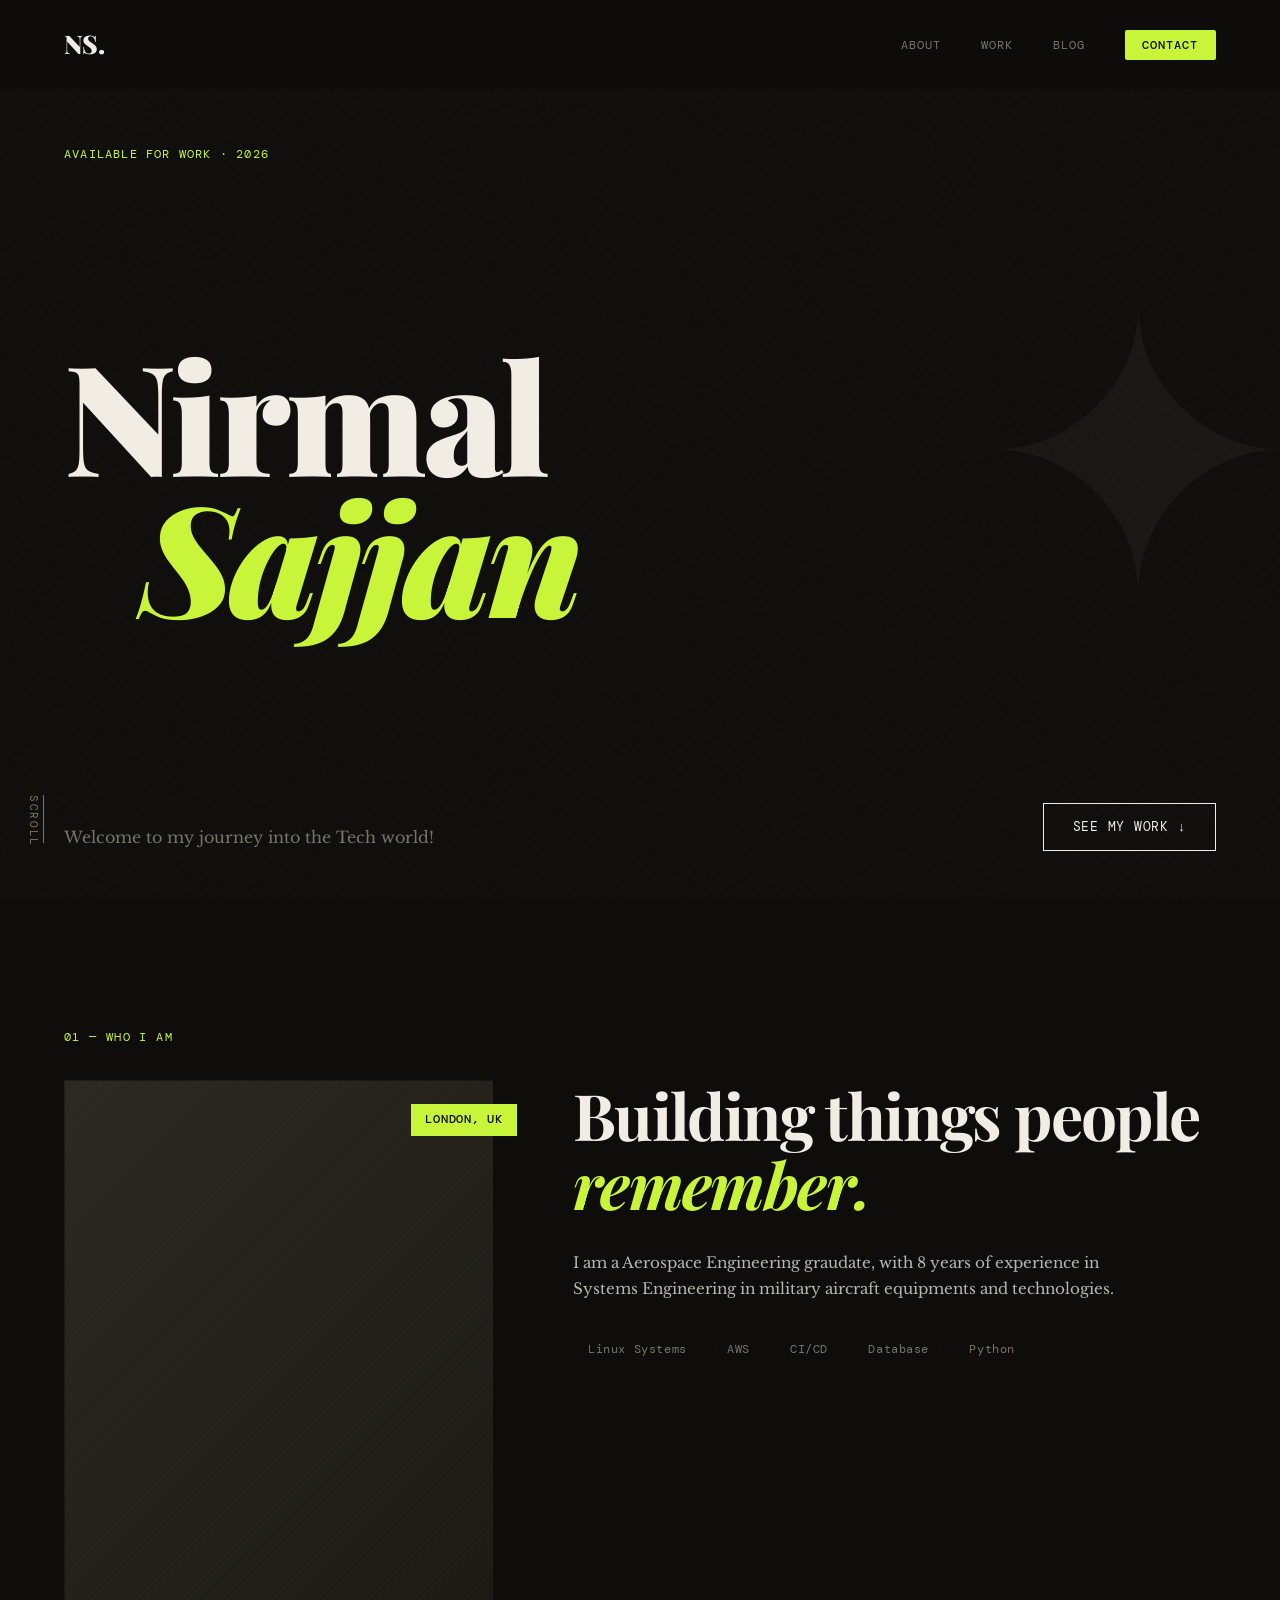
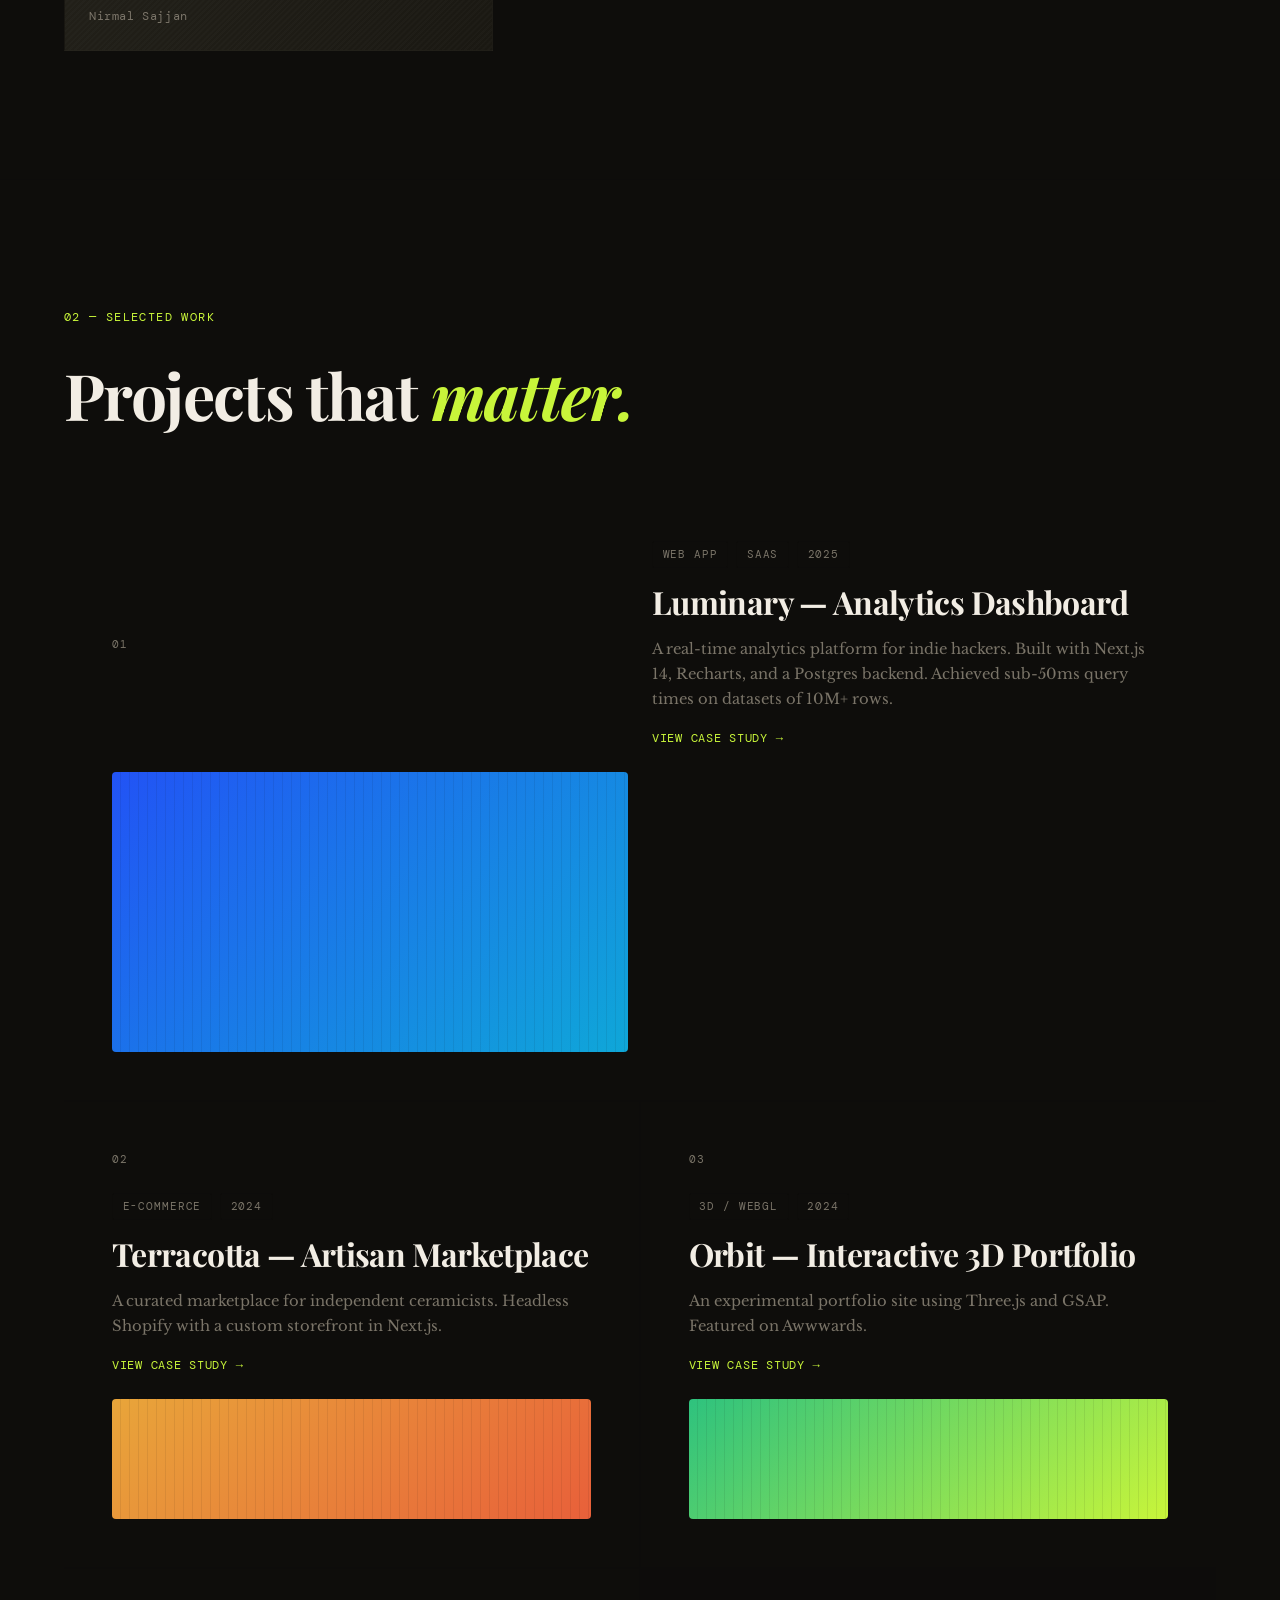
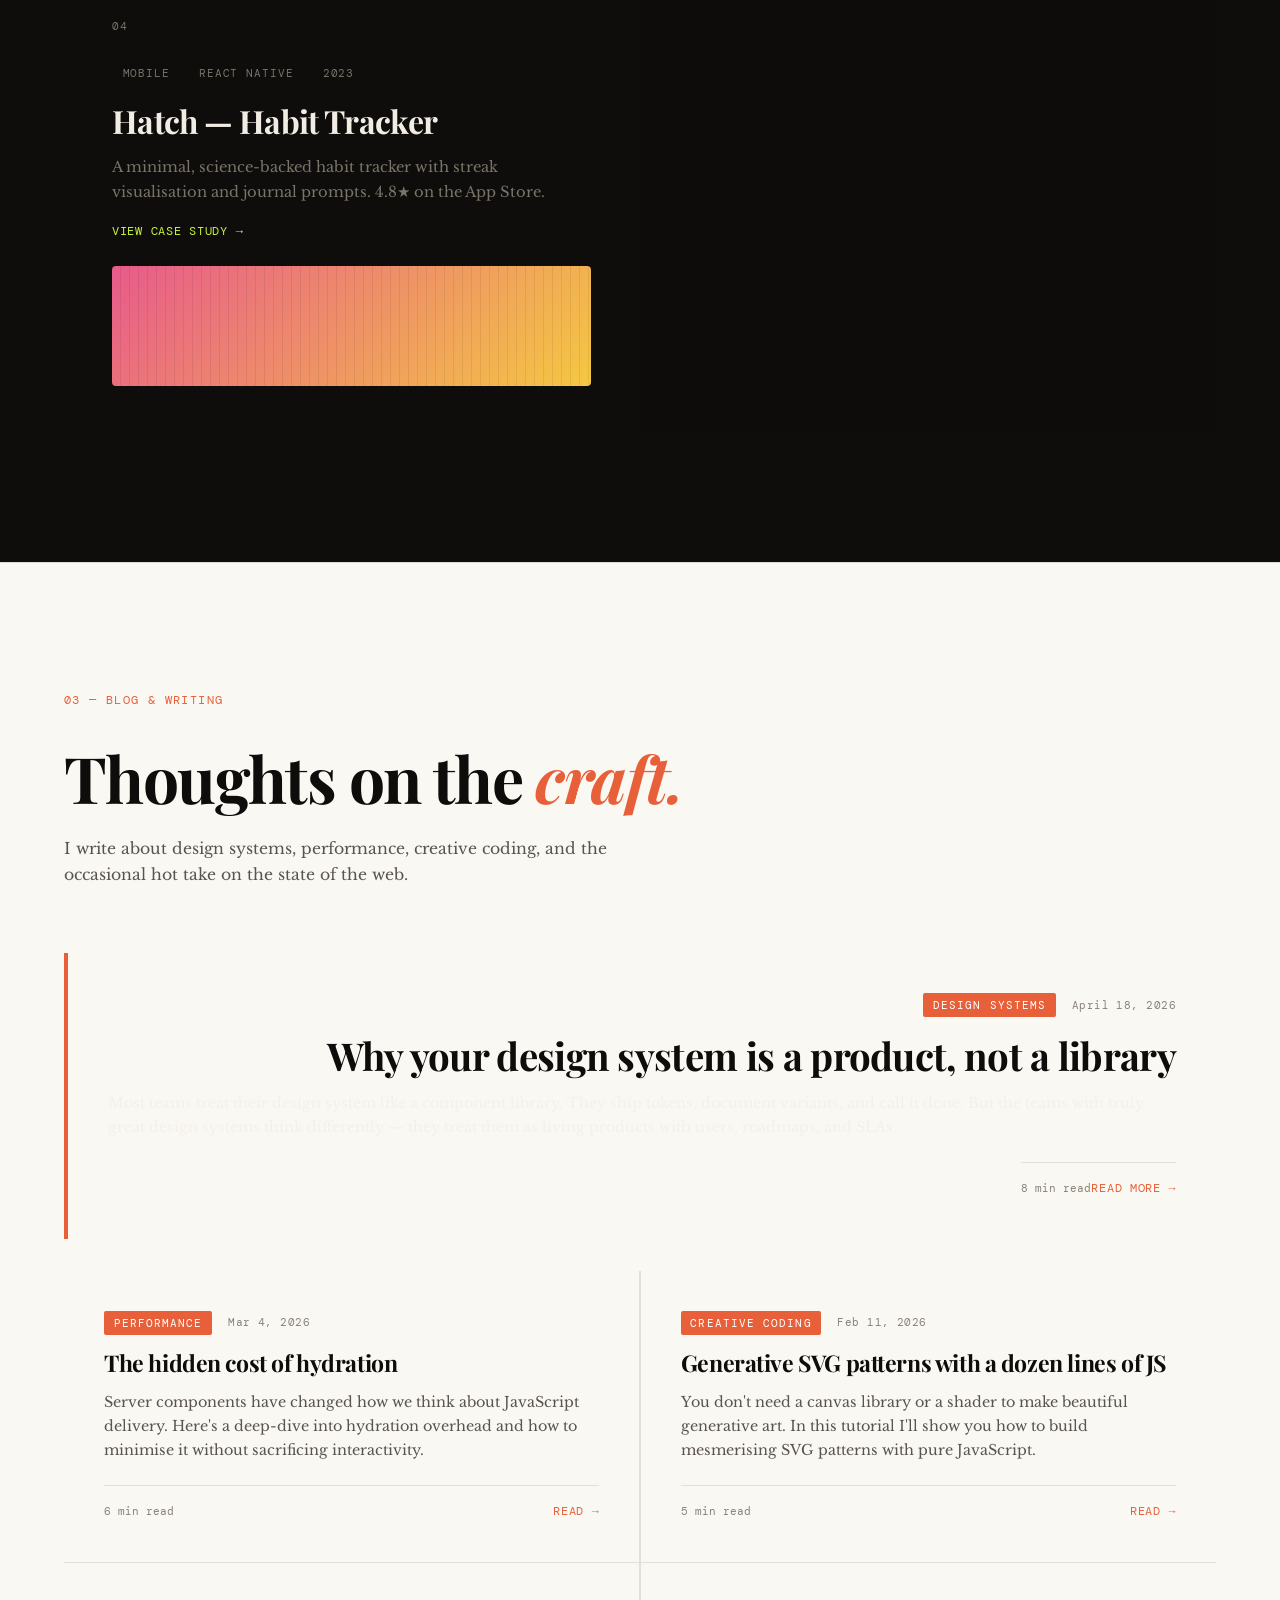
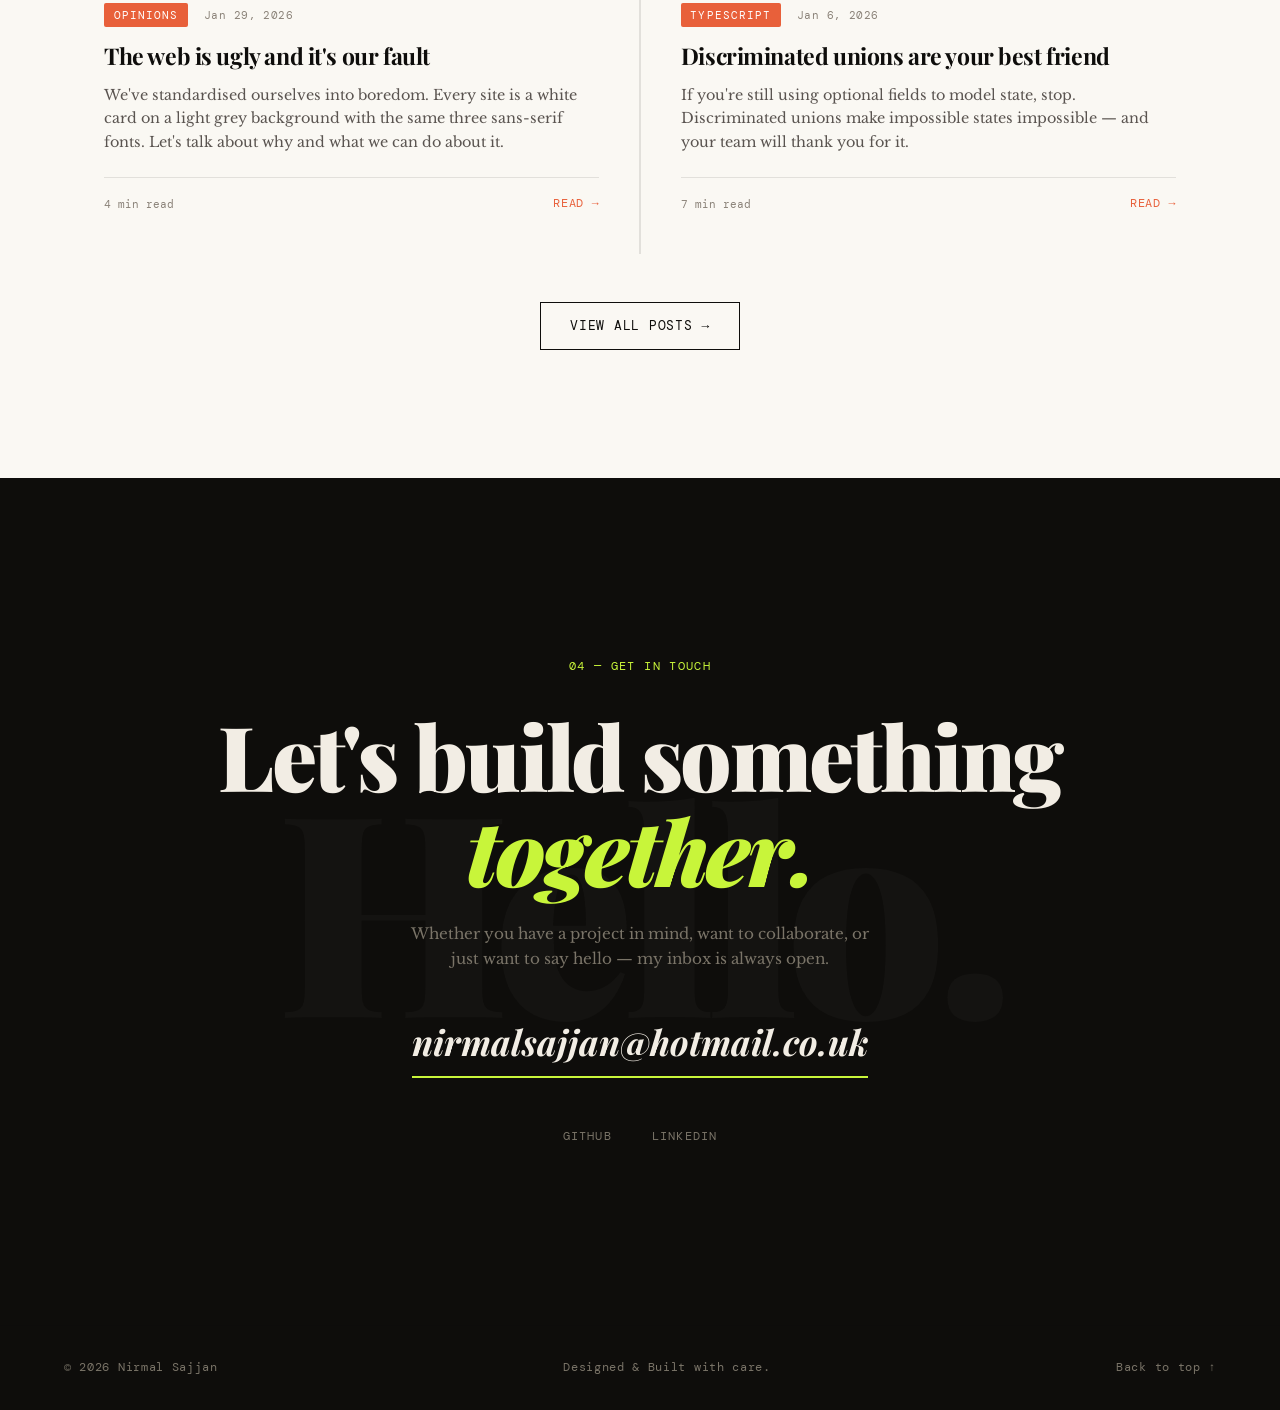
<file: index.html>
<!DOCTYPE html>
<html lang="en">
<head>
  <meta charset="UTF-8" />
  <meta name="viewport" content="width=device-width, initial-scale=1.0"/>
  <title>Nirmal Sajjan — Portfolio</title>
  <link rel="stylesheet" href="style.css" />
  <link rel="preconnect" href="https://fonts.googleapis.com">
  <link rel="preconnect" href="https://fonts.gstatic.com" crossorigin>
  <link href="https://fonts.googleapis.com/css2?family=Playfair+Display:ital,wght@0,400;0,700;0,900;1,400;1,700&family=DM+Mono:wght@300;400;500&family=Libre+Baskerville:ital@0;1&display=swap" rel="stylesheet">
</head>
<body>

  <!-- ─── NAV ─── -->
  <nav class="nav">
    <span class="nav-logo">NS.</span>
    <ul class="nav-links">
      <li><a href="#about">About</a></li>
      <li><a href="#work">Work</a></li>
      <li><a href="#blog">Blog</a></li>
      <li><a href="#contact" class="nav-cta">Contact</a></li>
    </ul>
  </nav>

  <!-- ─── HERO ─── -->
  <header class="hero" id="top">
    <div class="hero-tag">Available for work · 2026</div>
    <h1 class="hero-title">
      <span class="line">Nirmal</span>
      <span class="line italic">Sajjan</span>
    </h1>
    <div class="hero-sub">
      <p>Welcome to my journey into the Tech world!</p>
      <a href="#work" class="btn-outline">See my work ↓</a>
    </div>
    <div class="hero-scroll-label">scroll</div>
  </header>

  <!-- ─── ABOUT ─── -->
  <section class="about" id="about">
    <div class="about-label">01 — Who I Am</div>
    <div class="about-grid">
      <div class="about-img-wrap">
        <div class="about-img-placeholder">
          <span>Nirmal Sajjan</span>
        </div>
        <div class="about-tag-float">London, UK</div>
      </div>
      <div class="about-text">
        <h2 class="section-title">Building things people <em>remember.</em></h2>
        <p>I am a Aerospace Engineering graudate, with 8 years of experience in Systems Engineering in military aircraft equipments and technologies.</p>
        <p></p>
        <div class="skills-row">
          <div class="skill-chip">Linux Systems</div>
          <div class="skill-chip">AWS</div>
          <div class="skill-chip">CI/CD</div>
          <div class="skill-chip">Database</div>
          <div class="skill-chip">Python</div>
        </div>
      </div>
    </div>
  </section>

  <!-- ─── WORK ─── -->
  <section class="work" id="work">
    <div class="work-header">
      <div class="about-label">02 — Selected Work</div>
      <h2 class="section-title">Projects that <em>matter.</em></h2>
    </div>

    <div class="projects-grid">

      <article class="project-card project-card--large">
        <div class="project-number">01</div>
        <div class="project-content">
          <div class="project-tags">
            <span>Web App</span><span>SaaS</span><span>2025</span>
          </div>
          <h3>Luminary — Analytics Dashboard</h3>
          <p>A real-time analytics platform for indie hackers. Built with Next.js 14, Recharts, and a Postgres backend. Achieved sub-50ms query times on datasets of 10M+ rows.</p>
          <a href="#" class="project-link">View case study →</a>
        </div>
        <div class="project-visual project-visual--blue"></div>
      </article>

      <article class="project-card">
        <div class="project-number">02</div>
        <div class="project-content">
          <div class="project-tags">
            <span>E-commerce</span><span>2024</span>
          </div>
          <h3>Terracotta — Artisan Marketplace</h3>
          <p>A curated marketplace for independent ceramicists. Headless Shopify with a custom storefront in Next.js.</p>
          <a href="#" class="project-link">View case study →</a>
        </div>
        <div class="project-visual project-visual--amber"></div>
      </article>

      <article class="project-card">
        <div class="project-number">03</div>
        <div class="project-content">
          <div class="project-tags">
            <span>3D / WebGL</span><span>2024</span>
          </div>
          <h3>Orbit — Interactive 3D Portfolio</h3>
          <p>An experimental portfolio site using Three.js and GSAP. Featured on Awwwards.</p>
          <a href="#" class="project-link">View case study →</a>
        </div>
        <div class="project-visual project-visual--green"></div>
      </article>

      <article class="project-card">
        <div class="project-number">04</div>
        <div class="project-content">
          <div class="project-tags">
            <span>Mobile</span><span>React Native</span><span>2023</span>
          </div>
          <h3>Hatch — Habit Tracker</h3>
          <p>A minimal, science-backed habit tracker with streak visualisation and journal prompts. 4.8★ on the App Store.</p>
          <a href="#" class="project-link">View case study →</a>
        </div>
        <div class="project-visual project-visual--rose"></div>
      </article>

    </div>
  </section>

  <!-- ─── BLOG ─── -->
  <section class="blog" id="blog">
    <div class="blog-header">
      <div class="about-label">03 — Blog &amp; Writing</div>
      <h2 class="section-title">Thoughts on the <em>craft.</em></h2>
      <p class="blog-intro">I write about design systems, performance, creative coding, and the occasional hot take on the state of the web.</p>
    </div>

    <div class="blog-featured">
      <article class="blog-post blog-post--featured">
        <div class="blog-meta">
          <span class="blog-category">Design Systems</span>
          <span class="blog-date">April 18, 2026</span>
        </div>
        <h3 class="blog-title">Why your design system is a product, not a library</h3>
        <p class="blog-excerpt">Most teams treat their design system like a component library. They ship tokens, document variants, and call it done. But the teams with truly great design systems think differently — they treat them as living products with users, roadmaps, and SLAs.</p>
        <div class="blog-footer">
          <span class="read-time">8 min read</span>
          <a href="#" class="blog-link">Read more →</a>
        </div>
      </article>
    </div>

    <div class="blog-grid">

      <article class="blog-post">
        <div class="blog-meta">
          <span class="blog-category">Performance</span>
          <span class="blog-date">Mar 4, 2026</span>
        </div>
        <h3 class="blog-title">The hidden cost of hydration</h3>
        <p class="blog-excerpt">Server components have changed how we think about JavaScript delivery. Here's a deep-dive into hydration overhead and how to minimise it without sacrificing interactivity.</p>
        <div class="blog-footer">
          <span class="read-time">6 min read</span>
          <a href="#" class="blog-link">Read →</a>
        </div>
      </article>

      <article class="blog-post">
        <div class="blog-meta">
          <span class="blog-category">Creative Coding</span>
          <span class="blog-date">Feb 11, 2026</span>
        </div>
        <h3 class="blog-title">Generative SVG patterns with a dozen lines of JS</h3>
        <p class="blog-excerpt">You don't need a canvas library or a shader to make beautiful generative art. In this tutorial I'll show you how to build mesmerising SVG patterns with pure JavaScript.</p>
        <div class="blog-footer">
          <span class="read-time">5 min read</span>
          <a href="#" class="blog-link">Read →</a>
        </div>
      </article>

      <article class="blog-post">
        <div class="blog-meta">
          <span class="blog-category">Opinions</span>
          <span class="blog-date">Jan 29, 2026</span>
        </div>
        <h3 class="blog-title">The web is ugly and it's our fault</h3>
        <p class="blog-excerpt">We've standardised ourselves into boredom. Every site is a white card on a light grey background with the same three sans-serif fonts. Let's talk about why and what we can do about it.</p>
        <div class="blog-footer">
          <span class="read-time">4 min read</span>
          <a href="#" class="blog-link">Read →</a>
        </div>
      </article>

      <article class="blog-post">
        <div class="blog-meta">
          <span class="blog-category">TypeScript</span>
          <span class="blog-date">Jan 6, 2026</span>
        </div>
        <h3 class="blog-title">Discriminated unions are your best friend</h3>
        <p class="blog-excerpt">If you're still using optional fields to model state, stop. Discriminated unions make impossible states impossible — and your team will thank you for it.</p>
        <div class="blog-footer">
          <span class="read-time">7 min read</span>
          <a href="#" class="blog-link">Read →</a>
        </div>
      </article>

    </div>

    <div class="blog-cta-wrap">
      <a href="#" class="btn-outline">View all posts →</a>
    </div>
  </section>

  <!-- ─── CONTACT ─── -->
  <section class="contact" id="contact">
    <div class="contact-inner">
      <div class="about-label">04 — Get In Touch</div>
      <h2 class="contact-title">Let's build something <em>together.</em></h2>
      <p>Whether you have a project in mind, want to collaborate, or just want to say hello — my inbox is always open.</p>
      <a href="mailto:nirmalsajjan@hotmail.co.uk" class="contact-email">nirmalsajjan@hotmail.co.uk</a>
      <div class="contact-socials">
        <a href="https://github.com/ItsLamrin">GitHub</a>
        <a href="https://www.linkedin.com/in/nirmal-sajjan-909aa5106/">LinkedIn</a>
      </div>
    </div>
  </section>

  <!-- ─── FOOTER ─── -->
  <footer class="footer">
    <span>© 2026 Nirmal Sajjan</span>
    <span>Designed &amp; Built with care.</span>
    <a href="#top">Back to top ↑</a>
  </footer>

</body>
</html>
</file>
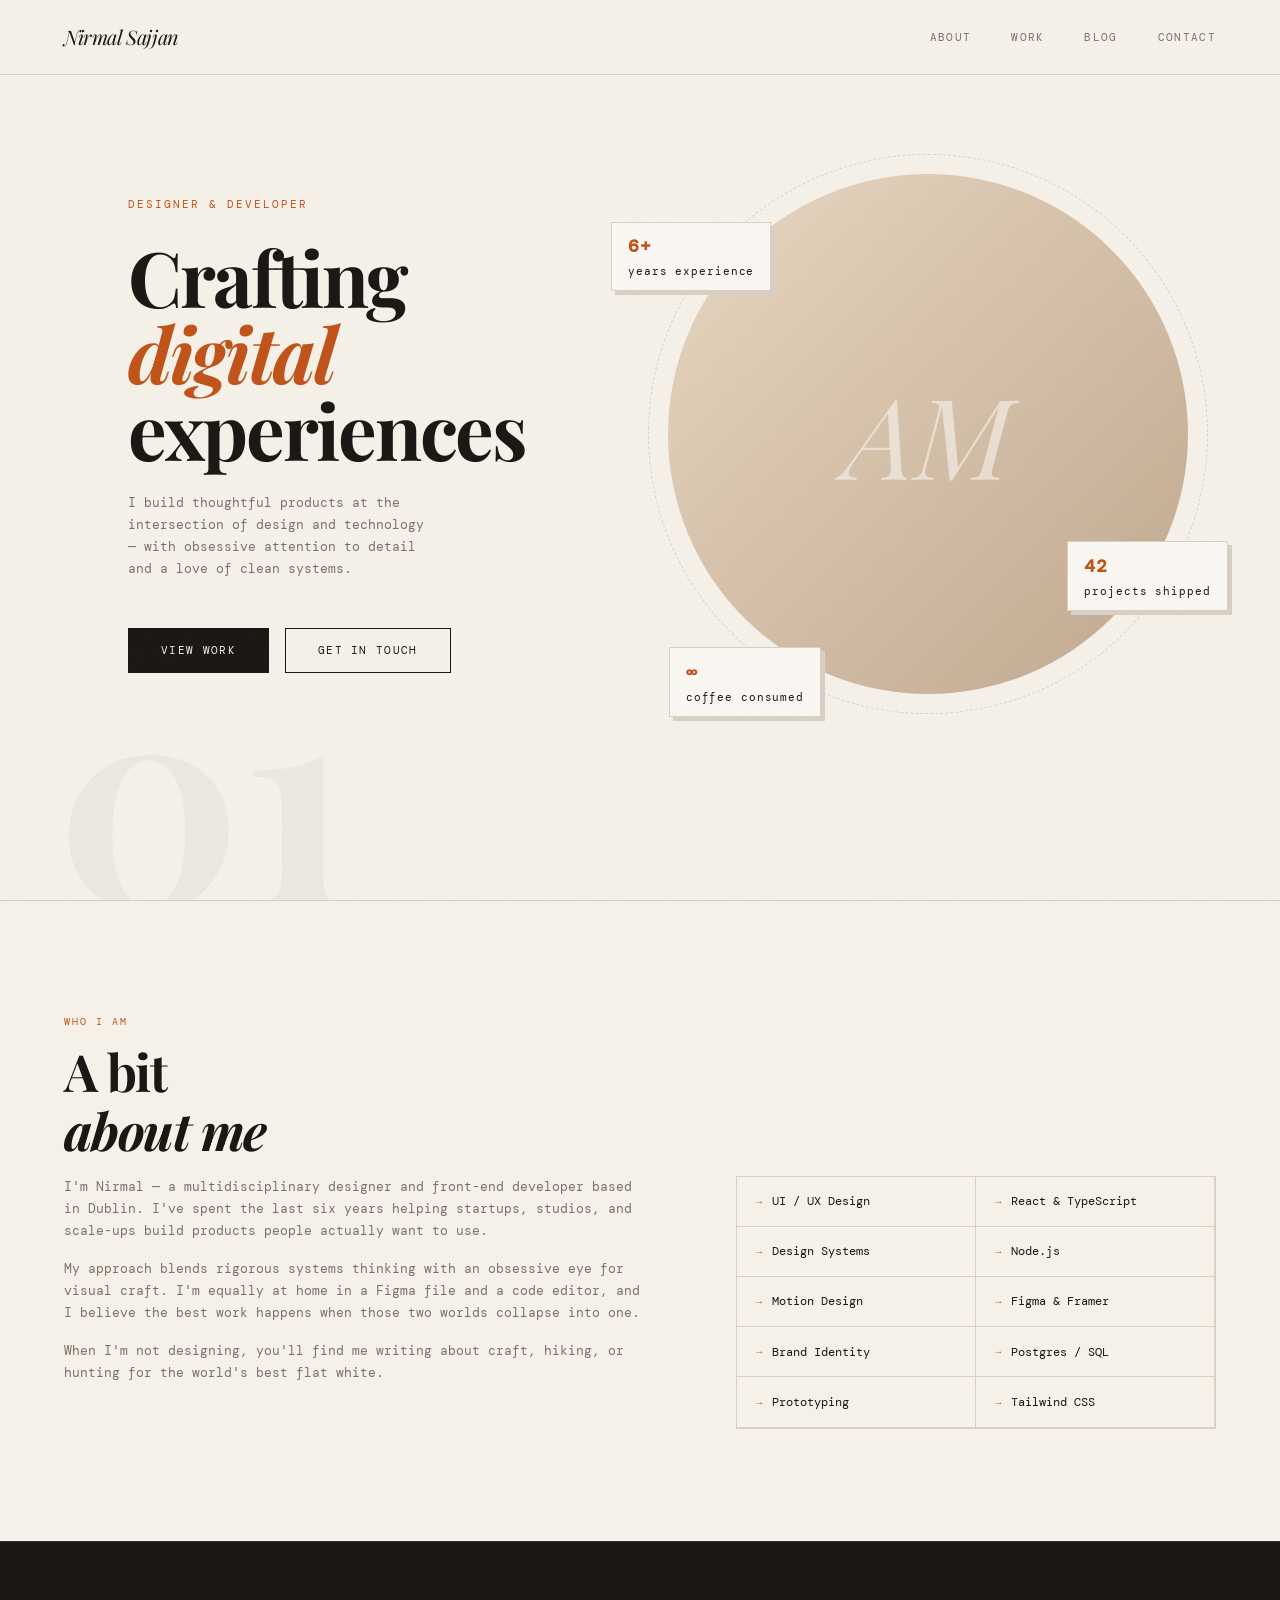
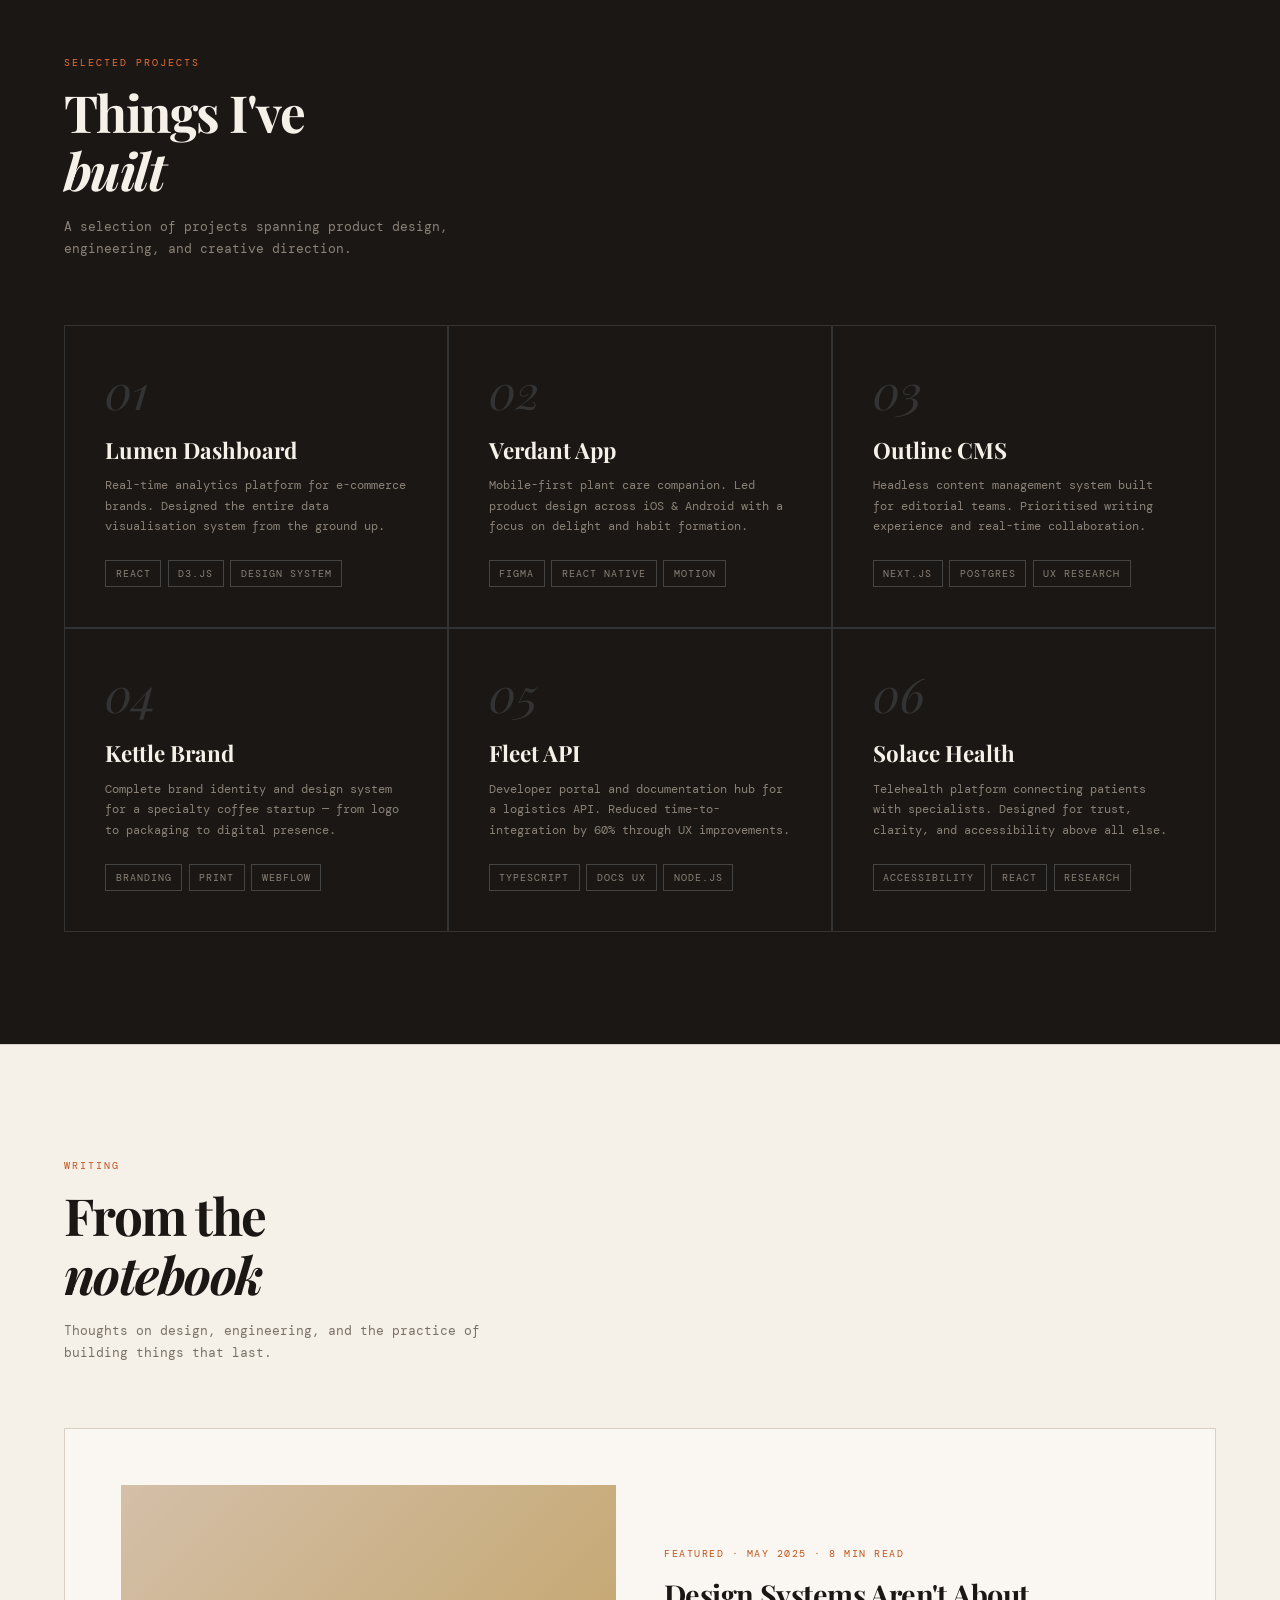
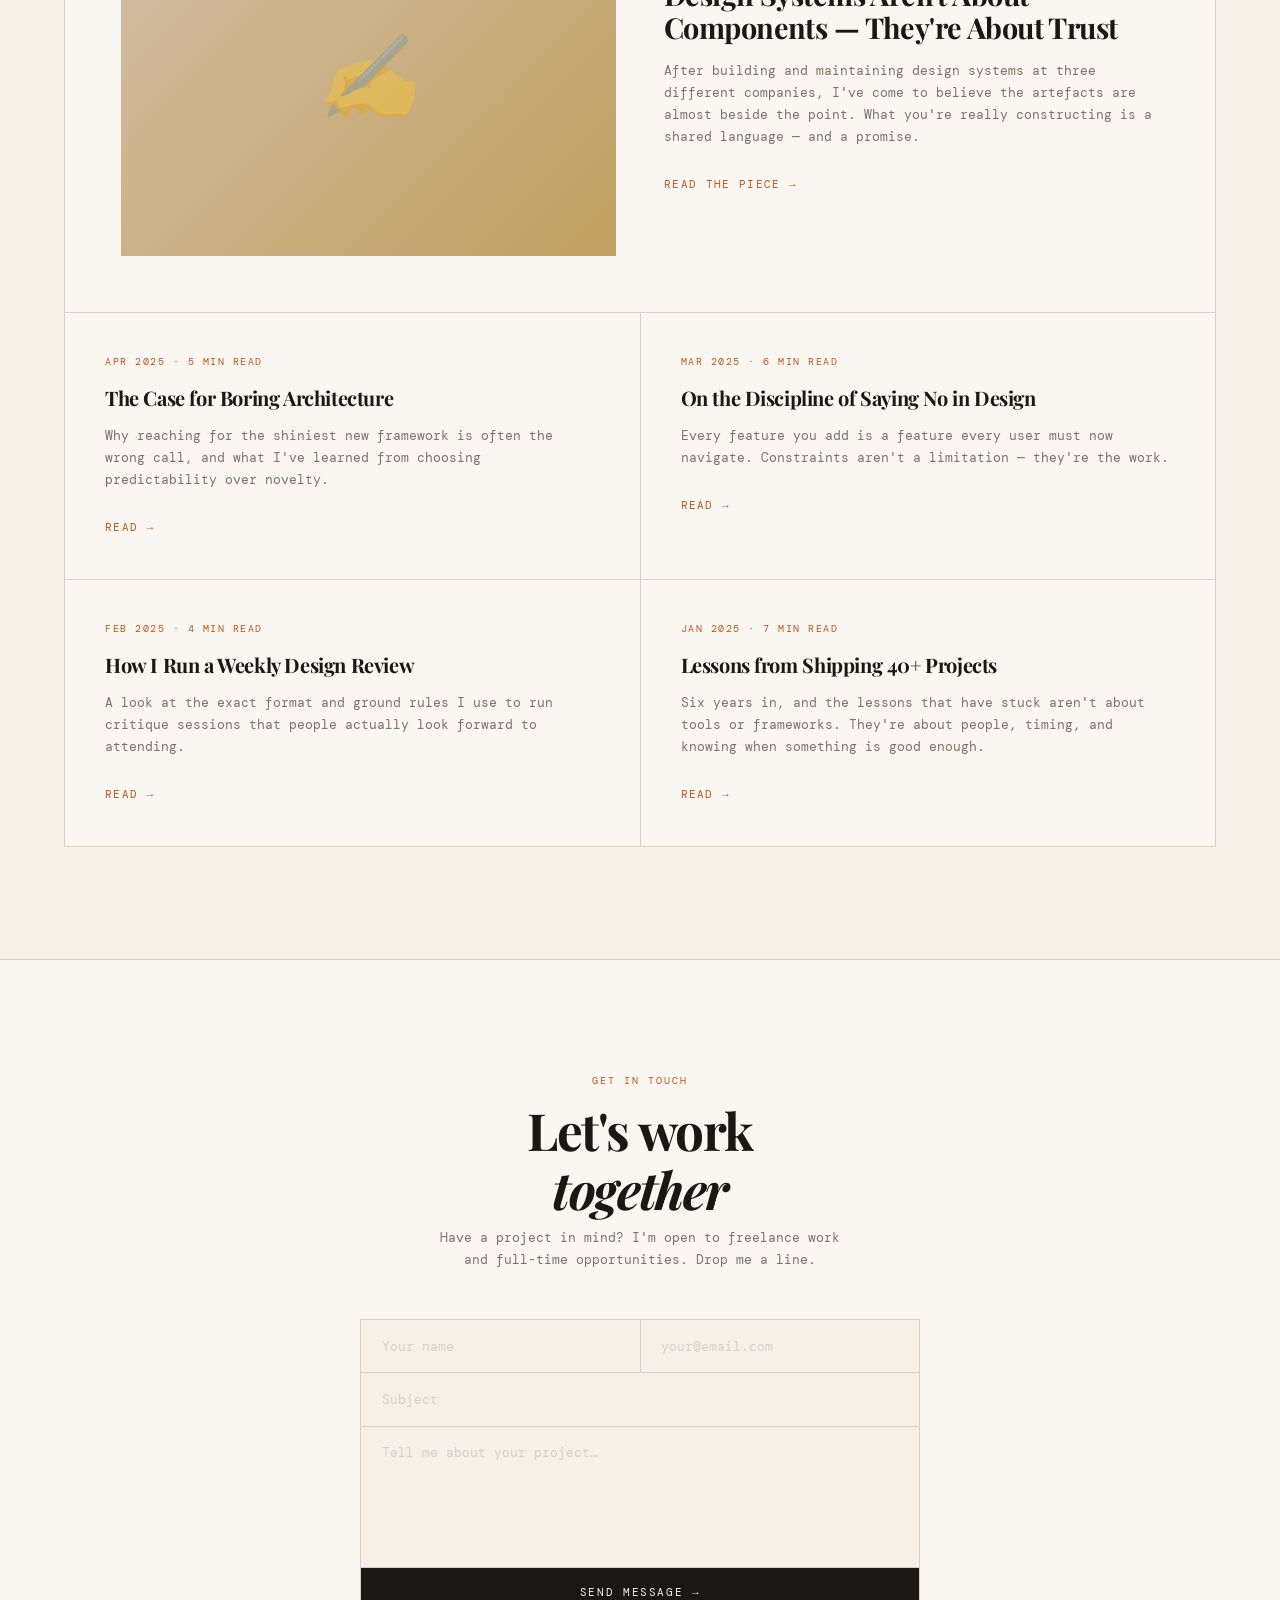
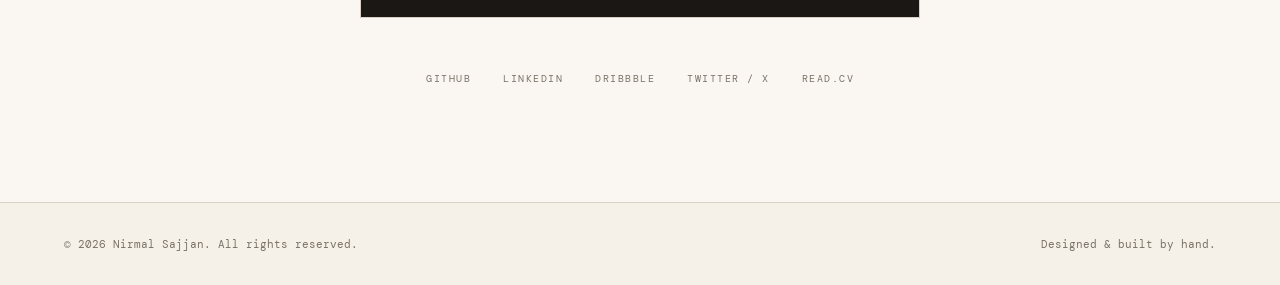
<file: portfolio.html>
<!DOCTYPE html>
<html lang="en">
<head>
  <meta charset="UTF-8" />
  <meta name="viewport" content="width=device-width, initial-scale=1.0"/>
  <title>Nirmal Sajjan — Portfolio</title>
  <link href="https://fonts.googleapis.com/css2?family=Playfair+Display:ital,wght@0,400;0,700;1,400&family=DM+Mono:wght@300;400;500&display=swap" rel="stylesheet"/>
  <style>
    /* ─── Tokens ─────────────────────────────────────────── */
    :root {
      --cream:   #f5f0e8;
      --ink:     #1a1714;
      --rust:    #c0531a;
      --rust-lt: #e8703a;
      --muted:   #7a7268;
      --border:  #d8d0c4;
      --card:    #faf7f2;
    }

    /* ─── Reset ──────────────────────────────────────────── */
    *, *::before, *::after { box-sizing: border-box; margin: 0; padding: 0; }
    html { scroll-behavior: smooth; }

    body {
      background: var(--cream);
      color: var(--ink);
      font-family: 'DM Mono', monospace;
      font-size: 14px;
      line-height: 1.7;
      overflow-x: hidden;
    }

    /* ─── Noise texture overlay ───────────────────────────── */
    body::before {
      content: '';
      position: fixed;
      inset: 0;
      pointer-events: none;
      background-image: url("data:image/svg+xml,%3Csvg viewBox='0 0 200 200' xmlns='http://www.w3.org/2000/svg'%3E%3Cfilter id='n'%3E%3CfeTurbulence type='fractalNoise' baseFrequency='0.85' numOctaves='4' stitchTiles='stitch'/%3E%3C/filter%3E%3Crect width='100%25' height='100%25' filter='url(%23n)' opacity='0.04'/%3E%3C/svg%3E");
      background-size: 150px;
      z-index: 9999;
      opacity: 0.5;
    }

    /* ─── Typography helpers ──────────────────────────────── */
    h1, h2, h3, h4 { font-family: 'Playfair Display', serif; font-weight: 700; line-height: 1.15; }
    a { color: inherit; text-decoration: none; }

    /* ─── Nav ─────────────────────────────────────────────── */
    nav {
      position: fixed;
      top: 0; left: 0; right: 0;
      z-index: 100;
      display: flex;
      align-items: center;
      justify-content: space-between;
      padding: 1.25rem 4rem;
      background: rgba(245,240,232,0.85);
      backdrop-filter: blur(12px);
      border-bottom: 1px solid var(--border);
    }

    .nav-logo {
      font-family: 'Playfair Display', serif;
      font-size: 1.25rem;
      font-style: italic;
      letter-spacing: -0.02em;
      color: var(--ink);
    }

    .nav-links {
      display: flex;
      gap: 2.5rem;
      list-style: none;
    }

    .nav-links a {
      font-size: 11px;
      letter-spacing: 0.12em;
      text-transform: uppercase;
      color: var(--muted);
      transition: color 0.2s;
    }
    .nav-links a:hover { color: var(--rust); }

    /* ─── Hero ────────────────────────────────────────────── */
    #hero {
      min-height: 100vh;
      display: grid;
      grid-template-columns: 1fr 1fr;
      padding-top: 80px;
      position: relative;
      overflow: hidden;
    }

    .hero-left {
      display: flex;
      flex-direction: column;
      justify-content: center;
      padding: 6rem 3rem 6rem 4rem;
      position: relative;
      z-index: 1;
    }

    .hero-tag {
      font-size: 11px;
      letter-spacing: 0.18em;
      text-transform: uppercase;
      color: var(--rust);
      margin-bottom: 1.5rem;
      opacity: 0;
      animation: fadeUp 0.8s 0.2s forwards;
    }

    .hero-name {
      font-size: clamp(3.5rem, 6vw, 5.5rem);
      line-height: 1;
      letter-spacing: -0.03em;
      margin-bottom: 1.5rem;
      opacity: 0;
      animation: fadeUp 0.8s 0.4s forwards;
    }

    .hero-name em {
      font-style: italic;
      color: var(--rust);
    }

    .hero-bio {
      max-width: 38ch;
      color: var(--muted);
      font-size: 13px;
      margin-bottom: 3rem;
      opacity: 0;
      animation: fadeUp 0.8s 0.6s forwards;
    }

    .hero-ctas {
      display: flex;
      gap: 1rem;
      flex-wrap: wrap;
      opacity: 0;
      animation: fadeUp 0.8s 0.8s forwards;
    }

    .btn {
      display: inline-block;
      padding: 0.75rem 2rem;
      font-family: 'DM Mono', monospace;
      font-size: 11px;
      letter-spacing: 0.12em;
      text-transform: uppercase;
      cursor: pointer;
      transition: all 0.25s;
      border: 1.5px solid var(--ink);
    }
    .btn-primary { background: var(--ink); color: var(--cream); }
    .btn-primary:hover { background: var(--rust); border-color: var(--rust); }
    .btn-outline { background: transparent; color: var(--ink); }
    .btn-outline:hover { background: var(--ink); color: var(--cream); }

    .hero-right {
      position: relative;
      display: flex;
      align-items: center;
      justify-content: center;
    }

    /* big decorative circle */
    .hero-circle {
      width: 520px;
      height: 520px;
      border-radius: 50%;
      background: linear-gradient(135deg, #e8d8c4 0%, #d4bfa8 50%, #c0a88e 100%);
      position: relative;
      display: flex;
      align-items: center;
      justify-content: center;
      opacity: 0;
      animation: scaleIn 1s 0.3s cubic-bezier(0.34,1.56,0.64,1) forwards;
    }

    .hero-circle::before {
      content: '';
      position: absolute;
      inset: -20px;
      border-radius: 50%;
      border: 1px dashed var(--border);
      animation: spin 30s linear infinite;
    }

    .hero-avatar-text {
      font-family: 'Playfair Display', serif;
      font-size: 7rem;
      font-style: italic;
      color: rgba(255,255,255,0.5);
      user-select: none;
    }

    /* floating labels */
    .float-label {
      position: absolute;
      background: var(--card);
      border: 1px solid var(--border);
      padding: 0.6rem 1rem;
      font-size: 11px;
      letter-spacing: 0.08em;
      box-shadow: 4px 4px 0 var(--border);
      opacity: 0;
      animation: fadeIn 0.6s forwards;
    }
    .fl-1 { top: 20%; left: -5%; animation-delay: 1.2s; }
    .fl-2 { bottom: 25%; right: -2%; animation-delay: 1.4s; }
    .fl-3 { bottom: 10%; left: 5%; animation-delay: 1.6s; }

    .float-label strong { display: block; font-size: 1.1rem; color: var(--rust); }

    /* big background number */
    .hero-num {
      position: absolute;
      bottom: -2rem;
      left: 3.5rem;
      font-family: 'Playfair Display', serif;
      font-size: 18rem;
      font-weight: 700;
      color: rgba(26,23,20,0.04);
      line-height: 1;
      pointer-events: none;
      user-select: none;
    }

    /* ─── Section scaffold ────────────────────────────────── */
    section { padding: 7rem 4rem; }

    .section-label {
      font-size: 10px;
      letter-spacing: 0.2em;
      text-transform: uppercase;
      color: var(--rust);
      margin-bottom: 0.75rem;
    }

    .section-title {
      font-size: clamp(2rem, 4vw, 3.2rem);
      letter-spacing: -0.03em;
      margin-bottom: 1rem;
    }

    .section-sub {
      color: var(--muted);
      max-width: 52ch;
      font-size: 13px;
      margin-bottom: 4rem;
    }

    /* ─── About ───────────────────────────────────────────── */
    #about { border-top: 1px solid var(--border); }

    .about-grid {
      display: grid;
      grid-template-columns: 1.2fr 1fr;
      gap: 6rem;
      align-items: start;
    }

    .about-text p { color: var(--muted); font-size: 13px; margin-bottom: 1rem; }

    .skills-list {
      display: grid;
      grid-template-columns: 1fr 1fr;
      gap: 0;
      list-style: none;
      border: 1px solid var(--border);
    }

    .skills-list li {
      padding: 0.9rem 1.2rem;
      border-bottom: 1px solid var(--border);
      border-right: 1px solid var(--border);
      font-size: 12px;
      display: flex;
      align-items: center;
      gap: 0.6rem;
      transition: background 0.2s;
    }
    .skills-list li:hover { background: var(--card); }
    .skills-list li::before { content: '→'; color: var(--rust); font-size: 10px; }

    /* ─── Work ────────────────────────────────────────────── */
    #work { background: var(--ink); color: var(--cream); border-top: 1px solid #333; }
    #work .section-label { color: var(--rust-lt); }
    #work .section-sub { color: #8a8278; }

    .projects-grid {
      display: grid;
      grid-template-columns: repeat(3, 1fr);
      gap: 1.5px;
      background: #333;
      border: 1.5px solid #333;
    }

    .project-card {
      background: var(--ink);
      padding: 2.5rem;
      transition: background 0.25s;
      cursor: pointer;
      position: relative;
      overflow: hidden;
    }
    .project-card::after {
      content: '';
      position: absolute;
      inset: 0;
      background: var(--rust);
      transform: translateY(100%);
      transition: transform 0.35s cubic-bezier(0.4,0,0.2,1);
      z-index: 0;
    }
    .project-card:hover::after { transform: translateY(0); }

    .project-card > * { position: relative; z-index: 1; }

    .project-num {
      font-family: 'Playfair Display', serif;
      font-size: 3rem;
      font-style: italic;
      color: #333;
      line-height: 1;
      margin-bottom: 1.5rem;
      transition: color 0.25s;
    }
    .project-card:hover .project-num { color: rgba(255,255,255,0.25); }

    .project-title {
      font-family: 'Playfair Display', serif;
      font-size: 1.4rem;
      margin-bottom: 0.75rem;
    }

    .project-desc {
      font-size: 12px;
      color: #8a8278;
      margin-bottom: 1.5rem;
      transition: color 0.25s;
    }
    .project-card:hover .project-desc { color: rgba(255,255,255,0.8); }

    .project-tags {
      display: flex;
      flex-wrap: wrap;
      gap: 0.4rem;
    }

    .tag {
      font-size: 10px;
      letter-spacing: 0.1em;
      text-transform: uppercase;
      padding: 0.25rem 0.6rem;
      border: 1px solid #444;
      color: #8a8278;
      transition: all 0.25s;
    }
    .project-card:hover .tag { border-color: rgba(255,255,255,0.35); color: rgba(255,255,255,0.7); }

    /* ─── Blog ────────────────────────────────────────────── */
    #blog { border-top: 1px solid var(--border); }

    .blog-layout {
      display: grid;
      grid-template-columns: 1fr 1fr;
      gap: 1px;
      background: var(--border);
      border: 1px solid var(--border);
    }

    .blog-featured {
      grid-column: 1 / -1;
      background: var(--card);
      padding: 3.5rem;
      display: grid;
      grid-template-columns: 1fr 1fr;
      gap: 3rem;
      align-items: center;
      transition: background 0.2s;
    }
    .blog-featured:hover { background: #f0ebe0; }

    .blog-featured-img {
      aspect-ratio: 4/3;
      background: linear-gradient(135deg, #d4bfa8, #c0a060);
      display: flex;
      align-items: center;
      justify-content: center;
      font-family: 'Playfair Display', serif;
      font-size: 5rem;
      font-style: italic;
      color: rgba(255,255,255,0.4);
    }

    .blog-meta {
      font-size: 10px;
      letter-spacing: 0.15em;
      text-transform: uppercase;
      color: var(--rust);
      margin-bottom: 1rem;
    }

    .blog-title {
      font-size: 1.8rem;
      letter-spacing: -0.02em;
      margin-bottom: 1rem;
      cursor: pointer;
      transition: color 0.2s;
    }
    .blog-title:hover { color: var(--rust); }

    .blog-excerpt {
      color: var(--muted);
      font-size: 13px;
      margin-bottom: 1.5rem;
    }

    .read-more {
      font-size: 11px;
      letter-spacing: 0.12em;
      text-transform: uppercase;
      color: var(--rust);
      display: inline-flex;
      align-items: center;
      gap: 0.5rem;
      transition: gap 0.2s;
    }
    .read-more:hover { gap: 1rem; }

    .blog-card {
      background: var(--card);
      padding: 2.5rem;
      cursor: pointer;
      transition: background 0.2s;
    }
    .blog-card:hover { background: #f0ebe0; }

    .blog-card .blog-title { font-size: 1.25rem; }

    /* ─── Contact ─────────────────────────────────────────── */
    #contact {
      background: var(--card);
      border-top: 1px solid var(--border);
      text-align: center;
    }

    #contact .section-title { margin-bottom: 0.5rem; }
    #contact .section-sub { margin: 0 auto 3rem; }

    .contact-form {
      max-width: 560px;
      margin: 0 auto;
      display: grid;
      gap: 1px;
      background: var(--border);
      border: 1px solid var(--border);
    }

    .form-row {
      display: grid;
      grid-template-columns: 1fr 1fr;
      gap: 1px;
    }

    .contact-form input,
    .contact-form textarea {
      width: 100%;
      background: var(--cream);
      border: none;
      outline: none;
      padding: 1.1rem 1.3rem;
      font-family: 'DM Mono', monospace;
      font-size: 13px;
      color: var(--ink);
      resize: none;
      transition: background 0.2s;
    }
    .contact-form input::placeholder,
    .contact-form textarea::placeholder { color: var(--border); }
    .contact-form input:focus,
    .contact-form textarea:focus { background: #f0ebe0; }

    .contact-form textarea { height: 140px; }

    .contact-form button {
      width: 100%;
      background: var(--ink);
      color: var(--cream);
      border: none;
      padding: 1.1rem;
      font-family: 'DM Mono', monospace;
      font-size: 11px;
      letter-spacing: 0.15em;
      text-transform: uppercase;
      cursor: pointer;
      transition: background 0.25s;
    }
    .contact-form button:hover { background: var(--rust); }

    .social-links {
      display: flex;
      justify-content: center;
      gap: 2rem;
      margin-top: 3rem;
      list-style: none;
    }
    .social-links a {
      font-size: 10px;
      letter-spacing: 0.15em;
      text-transform: uppercase;
      color: var(--muted);
      transition: color 0.2s;
    }
    .social-links a:hover { color: var(--rust); }

    /* ─── Footer ──────────────────────────────────────────── */
    footer {
      border-top: 1px solid var(--border);
      padding: 2rem 4rem;
      display: flex;
      justify-content: space-between;
      align-items: center;
      font-size: 11px;
      color: var(--muted);
    }

    /* ─── Keyframes ──────────────────────────────────────── */
    @keyframes fadeUp {
      from { opacity: 0; transform: translateY(20px); }
      to   { opacity: 1; transform: translateY(0); }
    }
    @keyframes fadeIn {
      from { opacity: 0; }
      to   { opacity: 1; }
    }
    @keyframes scaleIn {
      from { opacity: 0; transform: scale(0.85); }
      to   { opacity: 1; transform: scale(1); }
    }
    @keyframes spin {
      to { transform: rotate(360deg); }
    }

    /* ─── Responsive ─────────────────────────────────────── */
    @media (max-width: 900px) {
      nav { padding: 1.1rem 2rem; }
      .nav-links { gap: 1.5rem; }

      #hero { grid-template-columns: 1fr; }
      .hero-right { display: none; }
      .hero-left { padding: 6rem 2rem 4rem; }

      section { padding: 5rem 2rem; }

      .about-grid { grid-template-columns: 1fr; gap: 3rem; }
      .projects-grid { grid-template-columns: 1fr; }
      .blog-layout { grid-template-columns: 1fr; }
      .blog-featured { grid-template-columns: 1fr; }
      .blog-featured-img { display: none; }
      .form-row { grid-template-columns: 1fr; }
      footer { flex-direction: column; gap: 0.5rem; text-align: center; }
    }
  </style>
</head>
<body>

  <!-- ── Nav ─────────────────────────────────────────────── -->
  <nav>
    <span class="nav-logo">Nirmal Sajjan</span>
    <ul class="nav-links">
      <li><a href="#about">About</a></li>
      <li><a href="#work">Work</a></li>
      <li><a href="#blog">Blog</a></li>
      <li><a href="#contact">Contact</a></li>
    </ul>
  </nav>

  <!-- ── Hero ─────────────────────────────────────────────── -->
  <section id="hero">
    <div class="hero-left">
      <p class="hero-tag">Designer &amp; Developer</p>
      <h1 class="hero-name">Crafting<br/><em>digital</em><br/>experiences</h1>
      <p class="hero-bio">I build thoughtful products at the intersection of design and technology — with obsessive attention to detail and a love of clean systems.</p>
      <div class="hero-ctas">
        <a href="#work" class="btn btn-primary">View Work</a>
        <a href="#contact" class="btn btn-outline">Get in Touch</a>
      </div>
    </div>
    <div class="hero-right">
      <div class="hero-circle">
        <span class="hero-avatar-text">AM</span>
      </div>
      <div class="float-label fl-1">
        <strong>6+</strong>years experience
      </div>
      <div class="float-label fl-2">
        <strong>42</strong>projects shipped
      </div>
      <div class="float-label fl-3">
        <strong>∞</strong>coffee consumed
      </div>
    </div>
    <div class="hero-num">01</div>
  </section>

  <!-- ── About ─────────────────────────────────────────────── -->
  <section id="about">
    <p class="section-label">Who I Am</p>
    <h2 class="section-title">A bit<br/><em>about me</em></h2>
    <div class="about-grid">
      <div class="about-text">
        <p>I'm Nirmal — a multidisciplinary designer and front-end developer based in Dublin. I've spent the last six years helping startups, studios, and scale-ups build products people actually want to use.</p>
        <p>My approach blends rigorous systems thinking with an obsessive eye for visual craft. I'm equally at home in a Figma file and a code editor, and I believe the best work happens when those two worlds collapse into one.</p>
        <p>When I'm not designing, you'll find me writing about craft, hiking, or hunting for the world's best flat white.</p>
      </div>
      <ul class="skills-list">
        <li>UI / UX Design</li>
        <li>React &amp; TypeScript</li>
        <li>Design Systems</li>
        <li>Node.js</li>
        <li>Motion Design</li>
        <li>Figma &amp; Framer</li>
        <li>Brand Identity</li>
        <li>Postgres / SQL</li>
        <li>Prototyping</li>
        <li>Tailwind CSS</li>
      </ul>
    </div>
  </section>

  <!-- ── Work ─────────────────────────────────────────────── -->
  <section id="work">
    <p class="section-label">Selected Projects</p>
    <h2 class="section-title">Things I've<br/><em>built</em></h2>
    <p class="section-sub">A selection of projects spanning product design, engineering, and creative direction.</p>

    <div class="projects-grid">
      <div class="project-card">
        <div class="project-num">01</div>
        <h3 class="project-title">Lumen Dashboard</h3>
        <p class="project-desc">Real-time analytics platform for e-commerce brands. Designed the entire data visualisation system from the ground up.</p>
        <div class="project-tags">
          <span class="tag">React</span>
          <span class="tag">D3.js</span>
          <span class="tag">Design System</span>
        </div>
      </div>

      <div class="project-card">
        <div class="project-num">02</div>
        <h3 class="project-title">Verdant App</h3>
        <p class="project-desc">Mobile-first plant care companion. Led product design across iOS & Android with a focus on delight and habit formation.</p>
        <div class="project-tags">
          <span class="tag">Figma</span>
          <span class="tag">React Native</span>
          <span class="tag">Motion</span>
        </div>
      </div>

      <div class="project-card">
        <div class="project-num">03</div>
        <h3 class="project-title">Outline CMS</h3>
        <p class="project-desc">Headless content management system built for editorial teams. Prioritised writing experience and real-time collaboration.</p>
        <div class="project-tags">
          <span class="tag">Next.js</span>
          <span class="tag">Postgres</span>
          <span class="tag">UX Research</span>
        </div>
      </div>

      <div class="project-card">
        <div class="project-num">04</div>
        <h3 class="project-title">Kettle Brand</h3>
        <p class="project-desc">Complete brand identity and design system for a specialty coffee startup — from logo to packaging to digital presence.</p>
        <div class="project-tags">
          <span class="tag">Branding</span>
          <span class="tag">Print</span>
          <span class="tag">Webflow</span>
        </div>
      </div>

      <div class="project-card">
        <div class="project-num">05</div>
        <h3 class="project-title">Fleet API</h3>
        <p class="project-desc">Developer portal and documentation hub for a logistics API. Reduced time-to-integration by 60% through UX improvements.</p>
        <div class="project-tags">
          <span class="tag">TypeScript</span>
          <span class="tag">Docs UX</span>
          <span class="tag">Node.js</span>
        </div>
      </div>

      <div class="project-card">
        <div class="project-num">06</div>
        <h3 class="project-title">Solace Health</h3>
        <p class="project-desc">Telehealth platform connecting patients with specialists. Designed for trust, clarity, and accessibility above all else.</p>
        <div class="project-tags">
          <span class="tag">Accessibility</span>
          <span class="tag">React</span>
          <span class="tag">Research</span>
        </div>
      </div>
    </div>
  </section>

  <!-- ── Blog ─────────────────────────────────────────────── -->
  <section id="blog">
    <p class="section-label">Writing</p>
    <h2 class="section-title">From the<br/><em>notebook</em></h2>
    <p class="section-sub">Thoughts on design, engineering, and the practice of building things that last.</p>

    <div class="blog-layout">
      <!-- Featured post -->
      <article class="blog-featured">
        <div class="blog-featured-img">✍</div>
        <div>
          <p class="blog-meta">Featured · May 2025 · 8 min read</p>
          <h3 class="blog-title">Design Systems Aren't About Components — They're About Trust</h3>
          <p class="blog-excerpt">After building and maintaining design systems at three different companies, I've come to believe the artefacts are almost beside the point. What you're really constructing is a shared language — and a promise.</p>
          <a href="#" class="read-more">Read the piece →</a>
        </div>
      </article>

      <!-- Post 2 -->
      <article class="blog-card">
        <p class="blog-meta">Apr 2025 · 5 min read</p>
        <h3 class="blog-title">The Case for Boring Architecture</h3>
        <p class="blog-excerpt">Why reaching for the shiniest new framework is often the wrong call, and what I've learned from choosing predictability over novelty.</p>
        <a href="#" class="read-more">Read →</a>
      </article>

      <!-- Post 3 -->
      <article class="blog-card">
        <p class="blog-meta">Mar 2025 · 6 min read</p>
        <h3 class="blog-title">On the Discipline of Saying No in Design</h3>
        <p class="blog-excerpt">Every feature you add is a feature every user must now navigate. Constraints aren't a limitation — they're the work.</p>
        <a href="#" class="read-more">Read →</a>
      </article>

      <!-- Post 4 -->
      <article class="blog-card">
        <p class="blog-meta">Feb 2025 · 4 min read</p>
        <h3 class="blog-title">How I Run a Weekly Design Review</h3>
        <p class="blog-excerpt">A look at the exact format and ground rules I use to run critique sessions that people actually look forward to attending.</p>
        <a href="#" class="read-more">Read →</a>
      </article>

      <!-- Post 5 -->
      <article class="blog-card">
        <p class="blog-meta">Jan 2025 · 7 min read</p>
        <h3 class="blog-title">Lessons from Shipping 40+ Projects</h3>
        <p class="blog-excerpt">Six years in, and the lessons that have stuck aren't about tools or frameworks. They're about people, timing, and knowing when something is good enough.</p>
        <a href="#" class="read-more">Read →</a>
      </article>
    </div>
  </section>

  <!-- ── Contact ────────────────────────────────────────────── -->
  <section id="contact">
    <p class="section-label">Get in Touch</p>
    <h2 class="section-title">Let's work<br/><em>together</em></h2>
    <p class="section-sub">Have a project in mind? I'm open to freelance work and full-time opportunities. Drop me a line.</p>

    <div class="contact-form">
      <div class="form-row">
        <input type="text" placeholder="Your name" />
        <input type="email" placeholder="your@email.com" />
      </div>
      <input type="text" placeholder="Subject" />
      <textarea placeholder="Tell me about your project…"></textarea>
      <button type="button">Send Message →</button>
    </div>

    <ul class="social-links">
      <li><a href="#">GitHub</a></li>
      <li><a href="#">LinkedIn</a></li>
      <li><a href="#">Dribbble</a></li>
      <li><a href="#">Twitter / X</a></li>
      <li><a href="#">Read.cv</a></li>
    </ul>
  </section>

  <!-- ── Footer ─────────────────────────────────────────────── -->
  <footer>
    <span>© 2026 Nirmal Sajjan. All rights reserved.</span>
    <span>Designed &amp; built by hand.</span>
  </footer>

</body>
</html>
</file>
<file: style.css>
/* ─────────────────────────────────────────────
   ALEX MONROE — PORTFOLIO
   Editorial / Magazine Aesthetic
   Dark ink + warm ivory + acid accent
───────────────────────────────────────────── */

/* ── Variables ── */
:root {
  --ink:      #0e0d0b;
  --paper:    #f2ede4;
  --ivory:    #faf8f3;
  --accent:   #c8f53a;      /* acid lime */
  --accent2:  #e8603a;      /* terracotta */
  --muted:    #7a7468;
  --border:   rgba(14,13,11,0.12);

  --ff-display: 'Playfair Display', Georgia, serif;
  --ff-body:    'Libre Baskerville', Georgia, serif;
  --ff-mono:    'DM Mono', 'Courier New', monospace;

  --max-w: 1280px;
  --pad:   clamp(1.5rem, 5vw, 5rem);
}

/* ── Reset ── */
*, *::before, *::after { box-sizing: border-box; margin: 0; padding: 0; }
html { scroll-behavior: smooth; }

body {
  background: var(--ink);
  color: var(--paper);
  font-family: var(--ff-body);
  font-size: clamp(0.95rem, 1.1vw, 1.05rem);
  line-height: 1.7;
  overflow-x: hidden;
}

img { display: block; max-width: 100%; }
a { color: inherit; text-decoration: none; }
em { font-style: italic; }

/* ── Nav ── */
.nav {
  position: fixed;
  top: 0; left: 0; right: 0;
  z-index: 100;
  display: flex;
  align-items: center;
  justify-content: space-between;
  padding: 1.4rem var(--pad);
  background: rgba(14,13,11,0.88);
  backdrop-filter: blur(12px);
  border-bottom: 1px solid var(--border);
}

.nav-logo {
  font-family: var(--ff-display);
  font-size: 1.6rem;
  font-weight: 900;
  letter-spacing: -0.02em;
  color: var(--paper);
}

.nav-links {
  list-style: none;
  display: flex;
  gap: 2.5rem;
  align-items: center;
}

.nav-links a {
  font-family: var(--ff-mono);
  font-size: 0.78rem;
  letter-spacing: 0.08em;
  text-transform: uppercase;
  color: var(--muted);
  transition: color 0.2s;
}
.nav-links a:hover { color: var(--paper); }

.nav-cta {
  background: var(--accent) !important;
  color: var(--ink) !important;
  padding: 0.45rem 1.1rem;
  border-radius: 2px;
  font-weight: 500;
  transition: opacity 0.2s !important;
}
.nav-cta:hover { opacity: 0.85; }

/* ── Hero ── */
.hero {
  min-height: 100svh;
  display: grid;
  grid-template-rows: auto 1fr auto auto;
  padding: calc(var(--pad) + 5rem) var(--pad) 3rem;
  position: relative;
  border-bottom: 1px solid var(--border);
  overflow: hidden;
}

/* grain texture overlay */
.hero::before {
  content: '';
  position: absolute;
  inset: 0;
  background-image: url("data:image/svg+xml,%3Csvg viewBox='0 0 256 256' xmlns='http://www.w3.org/2000/svg'%3E%3Cfilter id='n'%3E%3CfeTurbulence type='fractalNoise' baseFrequency='0.9' numOctaves='4' stitchTiles='stitch'/%3E%3C/filter%3E%3Crect width='100%25' height='100%25' filter='url(%23n)' opacity='0.04'/%3E%3C/svg%3E");
  pointer-events: none;
  opacity: 0.6;
}

/* large background number */
.hero::after {
  content: '✦';
  position: absolute;
  right: -0.05em;
  top: 50%;
  transform: translateY(-55%);
  font-size: clamp(18rem, 30vw, 38rem);
  color: rgba(242,237,228,0.04);
  line-height: 1;
  pointer-events: none;
  font-family: var(--ff-display);
}

.hero-tag {
  font-family: var(--ff-mono);
  font-size: 0.75rem;
  letter-spacing: 0.1em;
  text-transform: uppercase;
  color: var(--accent);
  align-self: start;
  animation: fadeUp 0.8s ease both;
}

.hero-title {
  font-family: var(--ff-display);
  font-size: clamp(4.5rem, 12vw, 13rem);
  font-weight: 900;
  line-height: 0.92;
  letter-spacing: -0.03em;
  align-self: center;
  display: flex;
  flex-direction: column;
}

.hero-title .line {
  display: block;
  animation: fadeUp 0.8s ease both;
}
.hero-title .line:nth-child(1) { animation-delay: 0.1s; }
.hero-title .line:nth-child(2) { animation-delay: 0.2s; padding-left: clamp(2rem, 6vw, 8rem); }
.hero-title .line:nth-child(3) { animation-delay: 0.3s; }

.hero-title .italic { font-style: italic; color: var(--accent); }

.hero-sub {
  display: flex;
  align-items: flex-end;
  justify-content: space-between;
  gap: 2rem;
  flex-wrap: wrap;
  animation: fadeUp 0.8s 0.4s ease both;
}

.hero-sub p {
  max-width: 36ch;
  color: var(--muted);
  font-size: 1rem;
}

.hero-scroll-label {
  font-family: var(--ff-mono);
  font-size: 0.7rem;
  letter-spacing: 0.15em;
  text-transform: uppercase;
  color: var(--muted);
  writing-mode: vertical-rl;
  position: absolute;
  left: 1.5rem;
  bottom: 3rem;
  animation: fadeIn 1s 0.8s both;
}
.hero-scroll-label::before {
  content: '';
  display: block;
  width: 1px;
  height: 3rem;
  background: var(--muted);
  margin: 0 auto 0.5rem;
}

/* ── Buttons ── */
.btn-outline {
  display: inline-block;
  border: 1.5px solid var(--paper);
  color: var(--paper);
  padding: 0.75rem 1.8rem;
  font-family: var(--ff-mono);
  font-size: 0.8rem;
  letter-spacing: 0.06em;
  text-transform: uppercase;
  transition: background 0.2s, color 0.2s;
  white-space: nowrap;
}
.btn-outline:hover {
  background: var(--paper);
  color: var(--ink);
}

/* ── Section Shared ── */
.about-label {
  font-family: var(--ff-mono);
  font-size: 0.72rem;
  letter-spacing: 0.12em;
  text-transform: uppercase;
  color: var(--accent);
  margin-bottom: 2rem;
}

.section-title {
  font-family: var(--ff-display);
  font-size: clamp(2.4rem, 5vw, 4.2rem);
  font-weight: 700;
  line-height: 1.08;
  letter-spacing: -0.025em;
  margin-bottom: 2rem;
}
.section-title em { color: var(--accent); }

/* ── About ── */
.about {
  padding: clamp(5rem, 10vw, 10rem) var(--pad);
  max-width: var(--max-w);
  margin: 0 auto;
}

.about-grid {
  display: grid;
  grid-template-columns: 1fr 1.5fr;
  gap: 5rem;
  align-items: start;
}

.about-img-wrap { position: relative; }

.about-img-placeholder {
  width: 100%;
  aspect-ratio: 3/4;
  background: linear-gradient(135deg, #2a2820 0%, #1a1812 100%);
  border: 1px solid var(--border);
  display: flex;
  align-items: flex-end;
  padding: 1.5rem;
  font-family: var(--ff-mono);
  font-size: 0.75rem;
  letter-spacing: 0.05em;
  color: var(--muted);
  position: relative;
  overflow: hidden;
}

.about-img-placeholder::before {
  content: '';
  position: absolute;
  inset: 0;
  background: repeating-linear-gradient(
    -45deg,
    transparent,
    transparent 2px,
    rgba(255,255,255,0.015) 2px,
    rgba(255,255,255,0.015) 4px
  );
}

.about-tag-float {
  position: absolute;
  top: 1.5rem;
  right: -1.5rem;
  background: var(--accent);
  color: var(--ink);
  padding: 0.4rem 0.9rem;
  font-family: var(--ff-mono);
  font-size: 0.72rem;
  letter-spacing: 0.06em;
  text-transform: uppercase;
  font-weight: 500;
}

.about-text p {
  color: rgba(242,237,228,0.75);
  margin-bottom: 1.2rem;
  max-width: 52ch;
}

.skills-row {
  display: flex;
  flex-wrap: wrap;
  gap: 0.6rem;
  margin-top: 2rem;
}

.skill-chip {
  border: 1px solid var(--border);
  color: var(--muted);
  padding: 0.35rem 0.9rem;
  font-family: var(--ff-mono);
  font-size: 0.72rem;
  letter-spacing: 0.05em;
  border-radius: 999px;
  transition: border-color 0.2s, color 0.2s;
}
.skill-chip:hover {
  border-color: var(--accent);
  color: var(--accent);
}

/* ── Work ── */
.work {
  padding: clamp(5rem, 10vw, 10rem) var(--pad);
  border-top: 1px solid var(--border);
}

.work-header {
  max-width: var(--max-w);
  margin: 0 auto 4rem;
}

.projects-grid {
  max-width: var(--max-w);
  margin: 0 auto;
  display: grid;
  grid-template-columns: 1fr 1fr;
  gap: 1.5px;
  background: var(--border);
}

.project-card {
  background: var(--ink);
  padding: 3rem;
  display: grid;
  grid-template-rows: auto 1fr auto;
  gap: 1.5rem;
  position: relative;
  overflow: hidden;
  transition: background 0.3s;
  min-height: 380px;
}
.project-card:hover { background: #141310; }

.project-card--large {
  grid-column: 1 / -1;
  grid-template-columns: 1fr 1fr;
  grid-template-rows: auto;
  min-height: 460px;
  align-items: center;
}

.project-number {
  font-family: var(--ff-mono);
  font-size: 0.7rem;
  letter-spacing: 0.1em;
  color: var(--muted);
}

.project-content { display: flex; flex-direction: column; gap: 1rem; }

.project-tags {
  display: flex;
  gap: 0.5rem;
  flex-wrap: wrap;
}
.project-tags span {
  font-family: var(--ff-mono);
  font-size: 0.68rem;
  letter-spacing: 0.08em;
  text-transform: uppercase;
  border: 1px solid var(--border);
  padding: 0.2rem 0.6rem;
  color: var(--muted);
  border-radius: 2px;
}

.project-card h3 {
  font-family: var(--ff-display);
  font-size: clamp(1.4rem, 2.5vw, 2rem);
  font-weight: 700;
  line-height: 1.15;
  letter-spacing: -0.02em;
}

.project-card p { color: var(--muted); font-size: 0.92rem; max-width: 46ch; }

.project-link {
  font-family: var(--ff-mono);
  font-size: 0.76rem;
  letter-spacing: 0.06em;
  color: var(--accent);
  text-transform: uppercase;
  margin-top: auto;
  transition: letter-spacing 0.2s;
}
.project-link:hover { letter-spacing: 0.12em; }

/* coloured visual panels */
.project-visual {
  border-radius: 4px;
  position: relative;
  overflow: hidden;
}
.project-card--large .project-visual {
  height: 280px;
}
.project-card:not(.project-card--large) .project-visual {
  height: 120px;
  margin-top: auto;
}

.project-visual::after {
  content: '';
  position: absolute;
  inset: 0;
  background: repeating-linear-gradient(
    90deg,
    transparent,
    transparent 8px,
    rgba(0,0,0,0.07) 8px,
    rgba(0,0,0,0.07) 9px
  );
}
.project-visual--blue  { background: linear-gradient(135deg, #2253f5, #0fa7d8); }
.project-visual--amber { background: linear-gradient(135deg, #e8a53a, #e8603a); }
.project-visual--green { background: linear-gradient(135deg, #2ec27e, #c8f53a); }
.project-visual--rose  { background: linear-gradient(135deg, #e85a8c, #f5c842); }

/* ── Blog ── */
.blog {
  padding: clamp(5rem, 10vw, 10rem) var(--pad);
  border-top: 1px solid var(--border);
  background: var(--ivory);
  color: var(--ink);
}

.blog-header {
  max-width: var(--max-w);
  margin: 0 auto 4rem;
}
.blog-header .about-label { color: var(--accent2); }
.blog-header .section-title em { color: var(--accent2); }

.blog-intro {
  max-width: 52ch;
  color: #5a5450;
  font-size: 0.98rem;
  margin-top: -0.5rem;
}

/* Featured Post */
.blog-featured {
  max-width: var(--max-w);
  margin: 0 auto 2rem;
}

.blog-post--featured {
  background: var(--ink);
  color: var(--paper);
  padding: 3.5rem;
  display: grid;
  grid-template-columns: 1fr 1fr;
  gap: 3rem;
  align-items: end;
  border-left: 4px solid var(--accent2);
}

.blog-post--featured .blog-title {
  font-size: clamp(1.5rem, 3vw, 2.4rem);
}
.blog-post--featured .blog-excerpt { color: rgba(242,237,228,0.7); }

/* Blog Grid */
.blog-grid {
  max-width: var(--max-w);
  margin: 0 auto;
  display: grid;
  grid-template-columns: repeat(2, 1fr);
  gap: 1.5px;
  background: rgba(14,13,11,0.1);
}

.blog-post {
  background: var(--ivory);
  padding: 2.5rem;
  display: flex;
  flex-direction: column;
  gap: 0.9rem;
  transition: background 0.2s;
}
.blog-post:hover { background: #ede8de; }

.blog-meta {
  display: flex;
  gap: 1rem;
  align-items: center;
  flex-wrap: wrap;
}

.blog-category {
  font-family: var(--ff-mono);
  font-size: 0.68rem;
  letter-spacing: 0.1em;
  text-transform: uppercase;
  background: var(--accent2);
  color: #fff;
  padding: 0.18rem 0.6rem;
  border-radius: 2px;
}

.blog-date {
  font-family: var(--ff-mono);
  font-size: 0.7rem;
  color: #8a8278;
  letter-spacing: 0.04em;
}

.blog-title {
  font-family: var(--ff-display);
  font-size: clamp(1.1rem, 1.8vw, 1.45rem);
  font-weight: 700;
  line-height: 1.2;
  letter-spacing: -0.018em;
  color: var(--ink);
}

.blog-excerpt {
  font-size: 0.9rem;
  color: #5a5450;
  line-height: 1.65;
  flex: 1;
}

.blog-footer {
  display: flex;
  justify-content: space-between;
  align-items: center;
  margin-top: 0.5rem;
  padding-top: 1rem;
  border-top: 1px solid rgba(14,13,11,0.1);
}

.read-time {
  font-family: var(--ff-mono);
  font-size: 0.7rem;
  color: #8a8278;
}

.blog-link {
  font-family: var(--ff-mono);
  font-size: 0.72rem;
  letter-spacing: 0.06em;
  color: var(--accent2);
  text-transform: uppercase;
  transition: letter-spacing 0.2s;
}
.blog-link:hover { letter-spacing: 0.12em; }

.blog-cta-wrap {
  max-width: var(--max-w);
  margin: 3rem auto 0;
  text-align: center;
}
.blog .btn-outline {
  border-color: var(--ink);
  color: var(--ink);
}
.blog .btn-outline:hover {
  background: var(--ink);
  color: var(--ivory);
}

/* ── Contact ── */
.contact {
  padding: clamp(6rem, 14vw, 14rem) var(--pad);
  text-align: center;
  position: relative;
  overflow: hidden;
}

.contact::before {
  content: 'Hello.';
  position: absolute;
  inset: 0;
  display: flex;
  align-items: center;
  justify-content: center;
  font-family: var(--ff-display);
  font-size: clamp(10rem, 22vw, 28rem);
  font-weight: 900;
  color: rgba(255,255,255,0.025);
  pointer-events: none;
  letter-spacing: -0.04em;
}

.contact-inner { position: relative; z-index: 1; }
.contact-title {
  font-family: var(--ff-display);
  font-size: clamp(2.5rem, 7vw, 6rem);
  font-weight: 900;
  line-height: 1.05;
  letter-spacing: -0.03em;
  margin-bottom: 1.5rem;
}
.contact-title em { color: var(--accent); }

.contact p {
  color: var(--muted);
  max-width: 42ch;
  margin: 0 auto 2.5rem;
}

.contact-email {
  display: inline-block;
  font-family: var(--ff-display);
  font-size: clamp(1.2rem, 3vw, 2.2rem);
  font-weight: 700;
  font-style: italic;
  border-bottom: 2px solid var(--accent);
  padding-bottom: 0.1em;
  margin-bottom: 3rem;
  transition: color 0.2s;
}
.contact-email:hover { color: var(--accent); }

.contact-socials {
  display: flex;
  justify-content: center;
  gap: 2.5rem;
  flex-wrap: wrap;
}
.contact-socials a {
  font-family: var(--ff-mono);
  font-size: 0.75rem;
  letter-spacing: 0.1em;
  text-transform: uppercase;
  color: var(--muted);
  transition: color 0.2s;
}
.contact-socials a:hover { color: var(--paper); }

/* ── Footer ── */
.footer {
  display: flex;
  justify-content: space-between;
  align-items: center;
  flex-wrap: wrap;
  gap: 1rem;
  padding: 2rem var(--pad);
  border-top: 1px solid var(--border);
  font-family: var(--ff-mono);
  font-size: 0.72rem;
  letter-spacing: 0.06em;
  color: var(--muted);
}
.footer a:hover { color: var(--paper); }

/* ── Animations ── */
@keyframes fadeUp {
  from { opacity: 0; transform: translateY(30px); }
  to   { opacity: 1; transform: translateY(0); }
}
@keyframes fadeIn {
  from { opacity: 0; }
  to   { opacity: 1; }
}

/* ── Responsive ── */
@media (max-width: 900px) {
  .about-grid { grid-template-columns: 1fr; gap: 3rem; }
  .about-tag-float { right: 0; }
  .project-card--large {
    grid-column: 1;
    grid-template-columns: 1fr;
  }
  .projects-grid { grid-template-columns: 1fr; }
  .blog-post--featured { grid-template-columns: 1fr; gap: 1.5rem; }
  .blog-grid { grid-template-columns: 1fr; }
}

@media (max-width: 600px) {
  .nav-links { gap: 1.2rem; }
  .nav-links li:not(:last-child) { display: none; }
  .hero-title { font-size: clamp(3.5rem, 16vw, 6rem); }
  .hero-title .line:nth-child(2) { padding-left: 1.5rem; }
  .project-card { padding: 2rem; }
  .blog-post { padding: 1.8rem; }
  .blog-post--featured { padding: 2rem; }
  .footer { flex-direction: column; text-align: center; }
}
</file>
